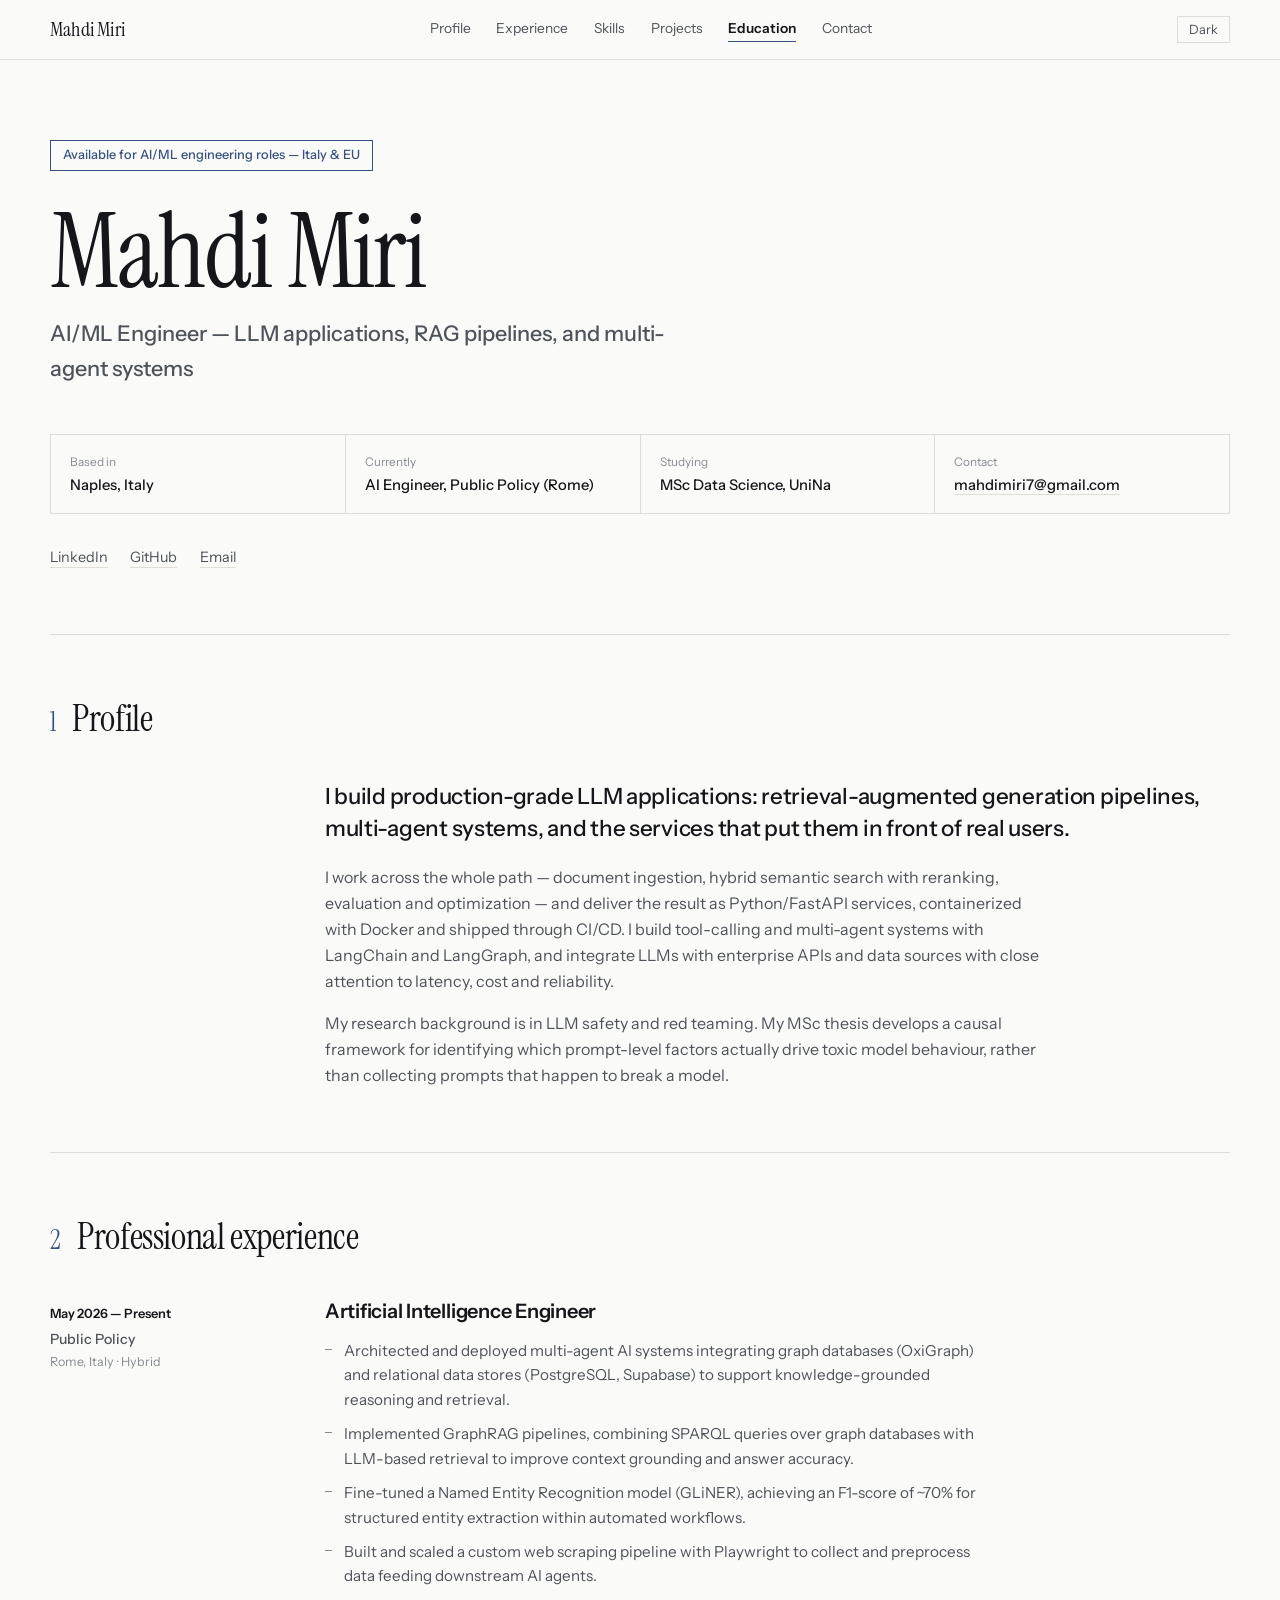
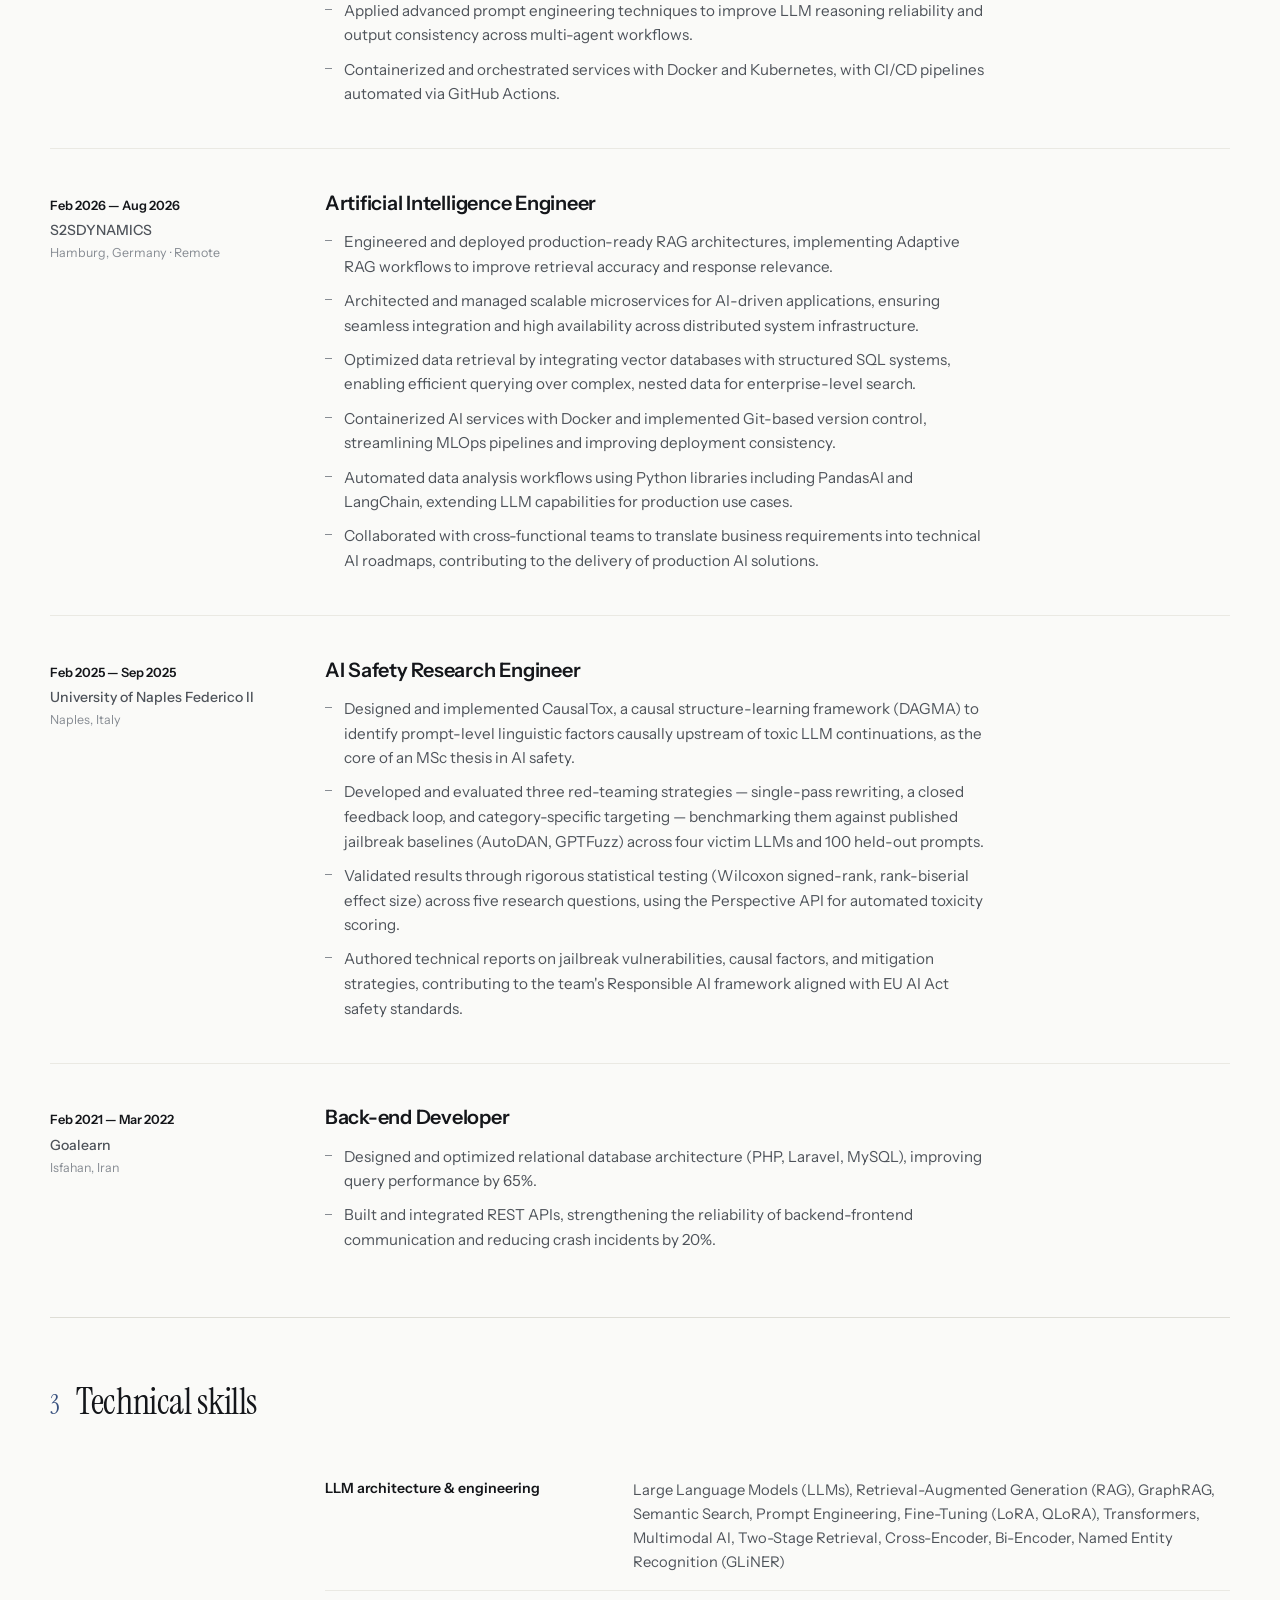
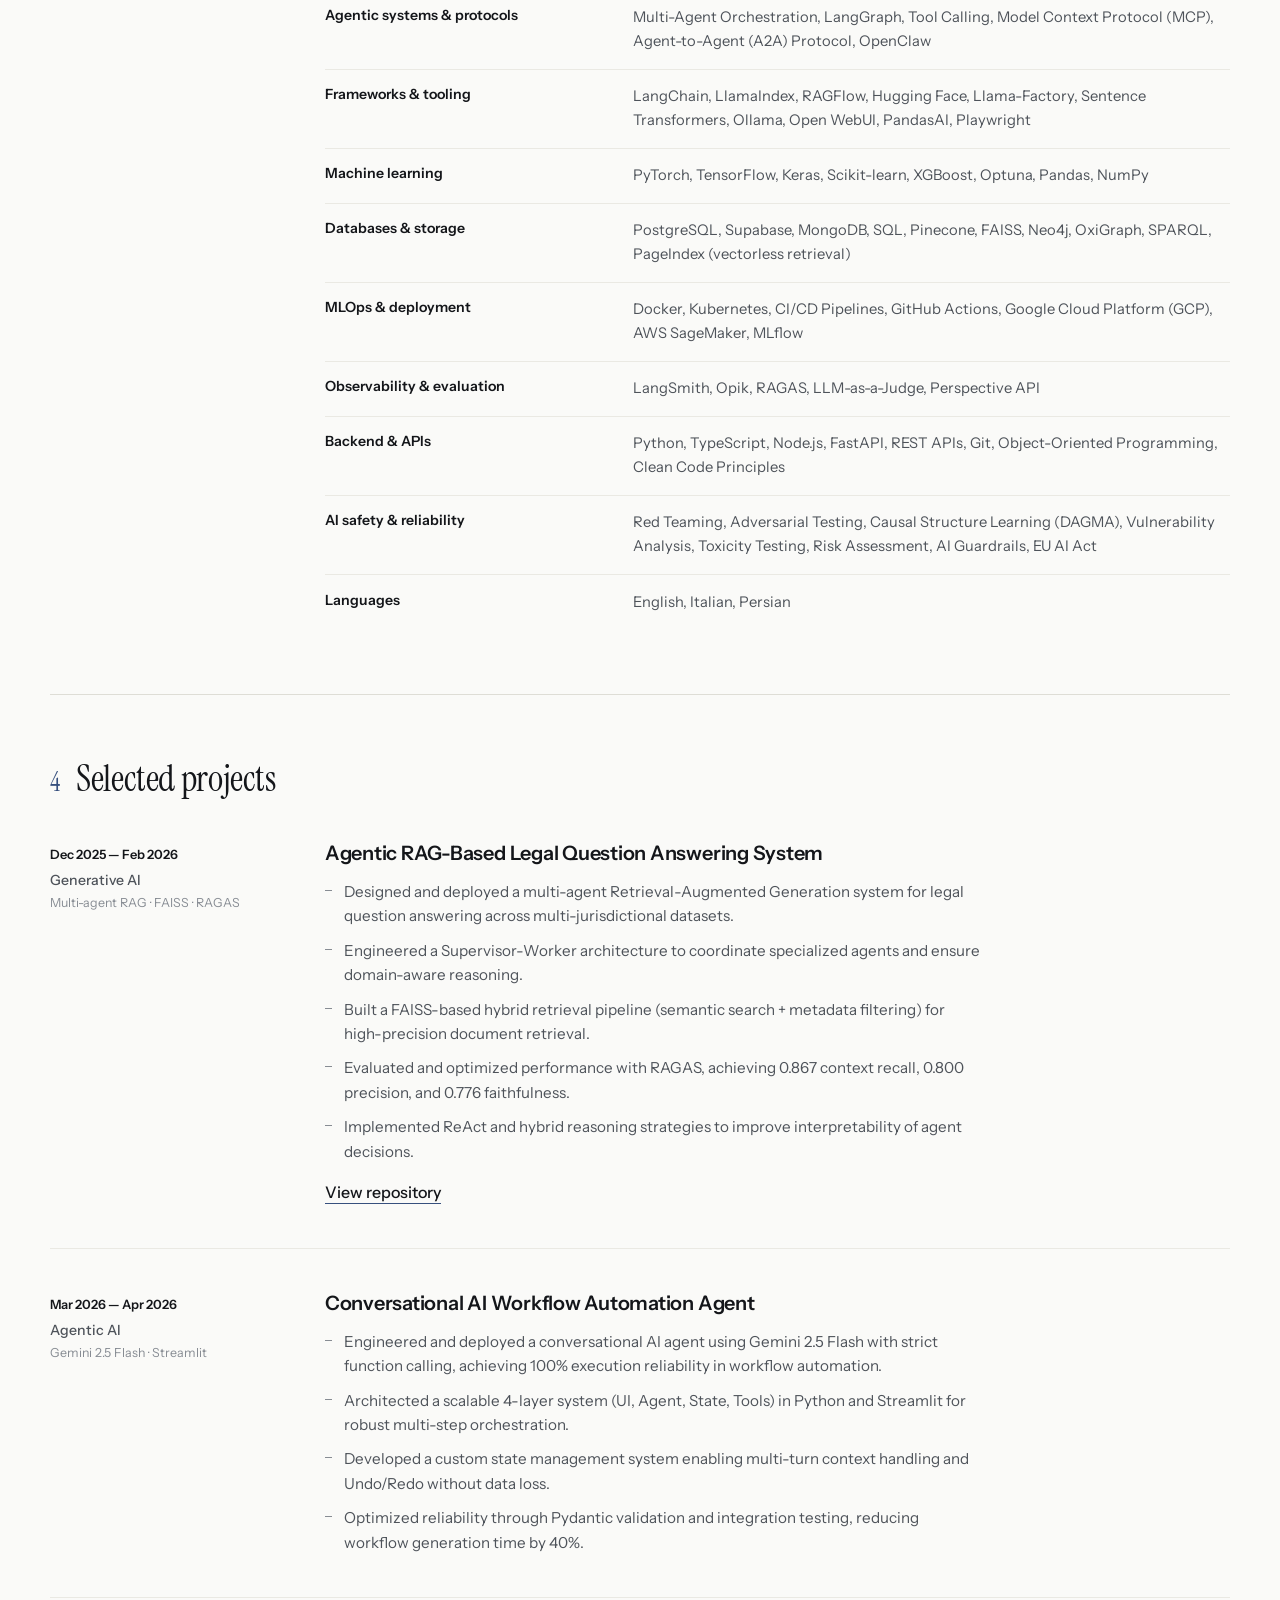
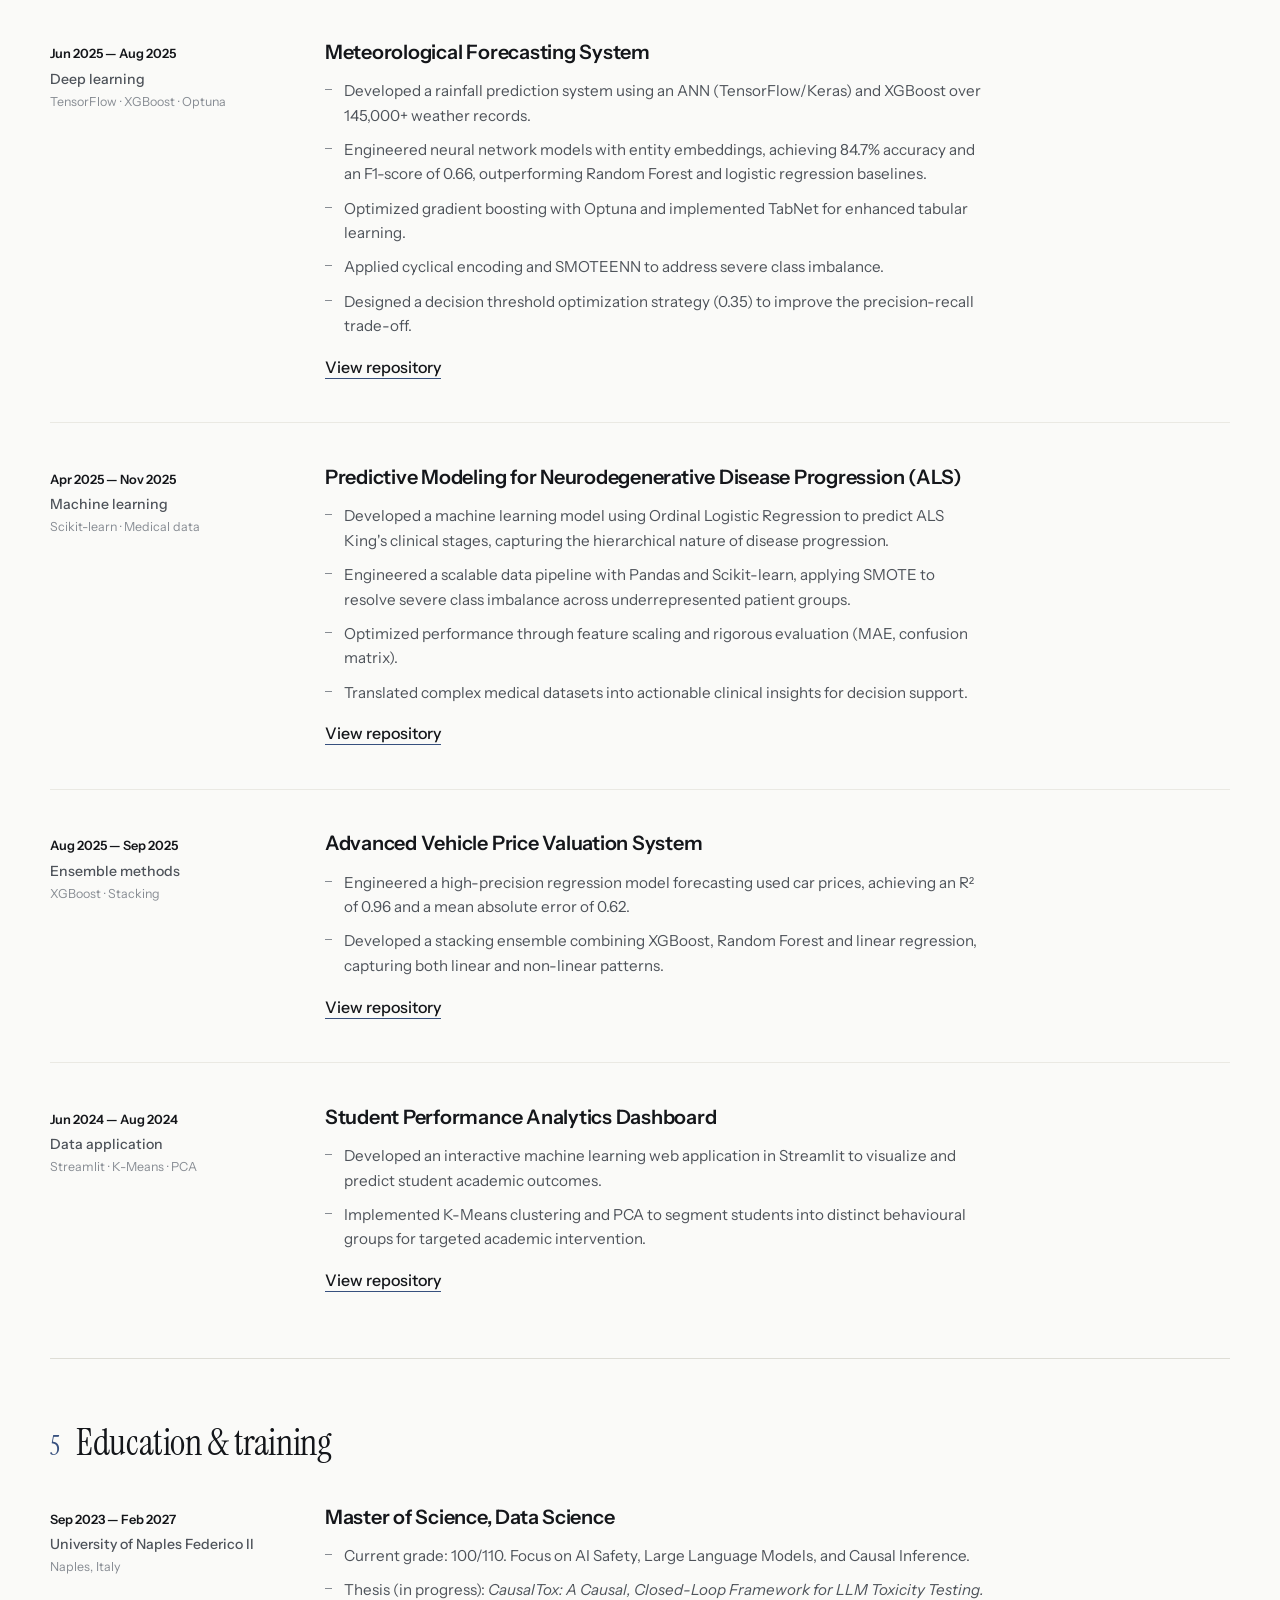
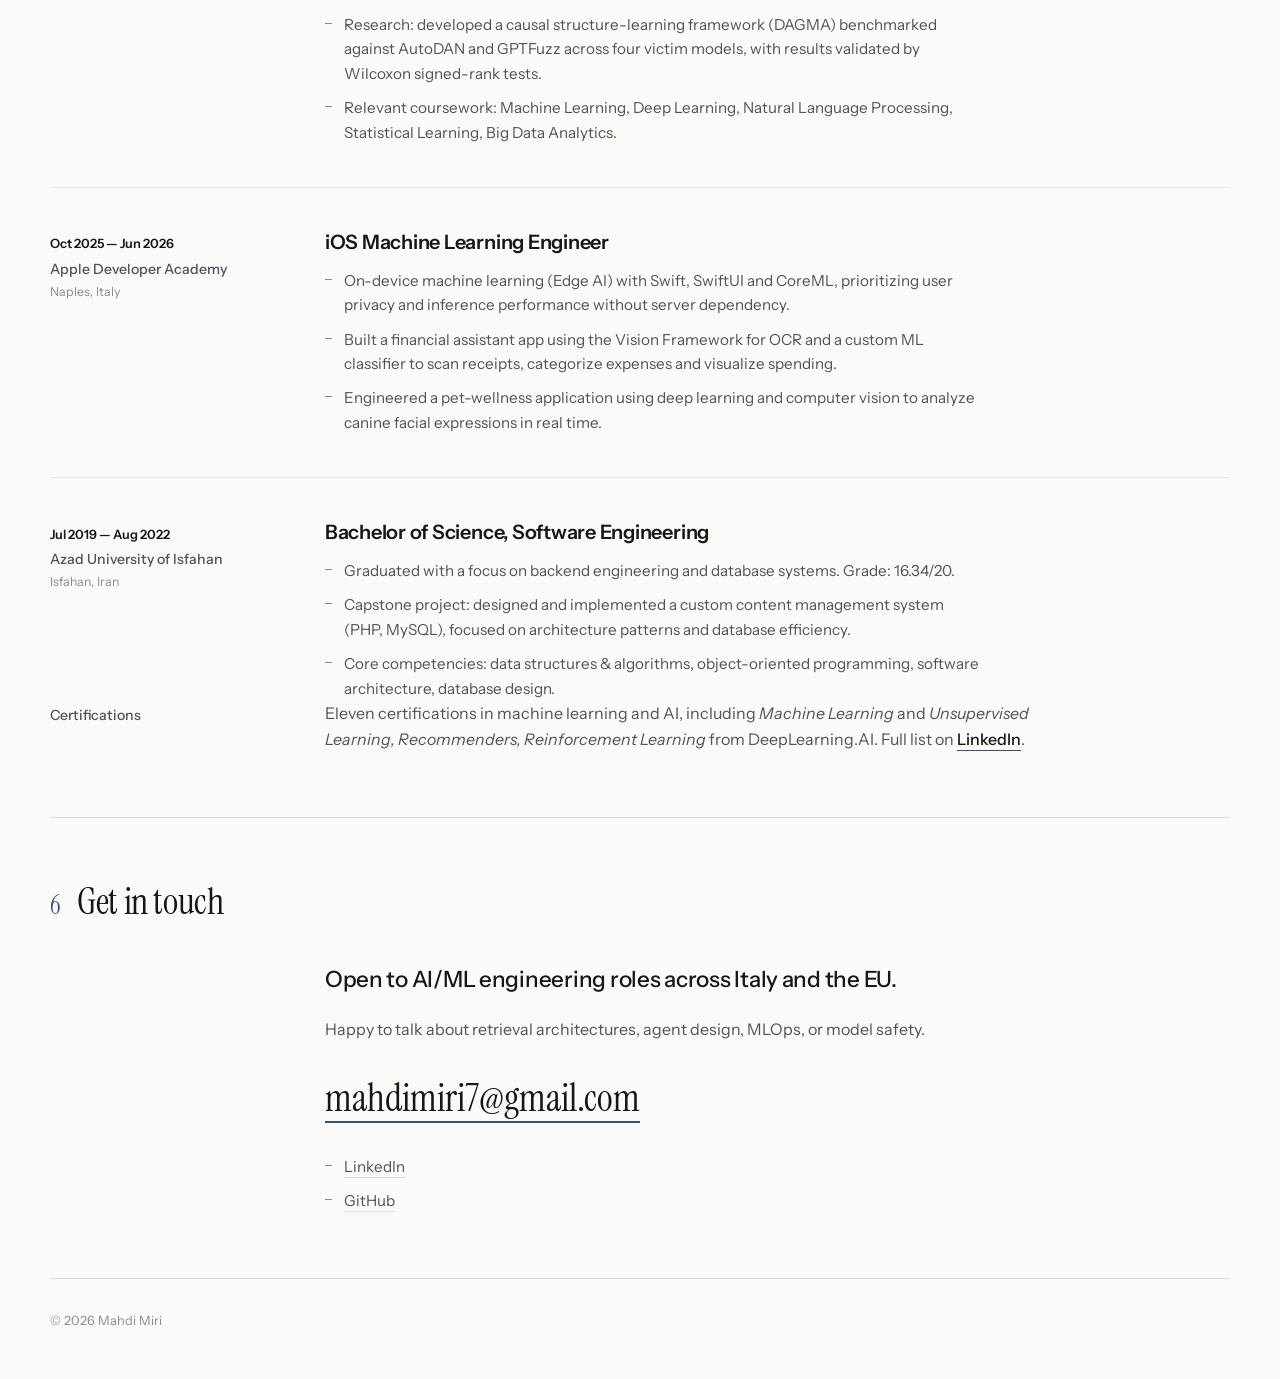
<file: index.html>
<!DOCTYPE html>
<html lang="en">
<head>
<meta charset="UTF-8">
<meta name="viewport" content="width=device-width, initial-scale=1.0">
<title>Mahdi Miri — AI/ML Engineer</title>
<link rel="icon" href="data:image/svg+xml,<svg xmlns=%22http://www.w3.org/2000/svg%22 viewBox=%220 0 100 100%22><rect width=%22100%22 height=%22100%22 fill=%22%2314161A%22/><text x=%2250%22 y=%2272%22 font-family=%22Georgia,serif%22 font-size=%2264%22 fill=%22%23FAFAF8%22 text-anchor=%22middle%22>M</text></svg>">
<meta name="description" content="Mahdi Miri — AI/ML Engineer in Naples, Italy. LLM applications, RAG pipelines, multi-agent systems, MLOps, and AI safety research. MSc Data Science, University of Naples Federico II.">

<meta property="og:title" content="Mahdi Miri — AI/ML Engineer">
<meta property="og:description" content="LLM applications, RAG pipelines, multi-agent systems. Naples, Italy.">
<meta property="og:image" content="assets/og-image.png">
<meta property="og:type" content="website">
<meta name="twitter:card" content="summary_large_image">

<link rel="preconnect" href="https://fonts.googleapis.com">
<link rel="preconnect" href="https://fonts.gstatic.com" crossorigin>
<link href="https://fonts.googleapis.com/css2?family=Instrument+Sans:wght@400;500;600;700&family=Instrument+Serif:ital@0;1&display=swap" rel="stylesheet">

<link rel="stylesheet" href="style.css">
</head>
<body>

<a href="#ch1" class="skip-link">Skip to content</a>

<div class="progress" id="progress" aria-hidden="true"><span id="progress-bar"></span></div>

<header class="topbar">
  <a href="#top" class="mark">Mahdi Miri</a>
  <nav class="chapters" aria-label="Chapters">
    <a href="#ch1" data-ch="ch1">Profile</a>
    <a href="#ch2" data-ch="ch2">Experience</a>
    <a href="#ch3" data-ch="ch3">Skills</a>
    <a href="#ch4" data-ch="ch4">Projects</a>
    <a href="#ch5" data-ch="ch5">Education</a>
    <a href="#ch6" data-ch="ch6">Contact</a>
  </nav>
  <button class="theme-btn" id="theme-toggle" aria-label="Switch colour theme"><span id="mode-label">Dark</span></button>
</header>

<main id="top">

  <!-- ============ MASTHEAD ============ -->
  <section class="masthead">
    <p class="availability">Available for AI/ML engineering roles — Italy &amp; EU</p>
    <h1>Mahdi Miri</h1>
    <p class="subtitle">AI/ML Engineer — LLM applications, RAG pipelines, and multi-agent systems</p>
    <dl class="facts">
      <div><dt>Based in</dt><dd>Naples, Italy</dd></div>
      <div><dt>Currently</dt><dd>AI Engineer, Public Policy (Rome)</dd></div>
      <div><dt>Studying</dt><dd>MSc Data Science, UniNa</dd></div>
      <div><dt>Contact</dt><dd><a href="mailto:mahdimiri7@gmail.com">mahdimiri7@gmail.com</a></dd></div>
    </dl>
    <ul class="masthead-links">
      <li><a href="https://www.linkedin.com/in/mahdi-miri-dev/" target="_blank" rel="noopener">LinkedIn</a></li>
      <li><a href="https://github.com/Mahdi-Miri" target="_blank" rel="noopener">GitHub</a></li>
      <li><a href="mailto:mahdimiri7@gmail.com">Email</a></li>
    </ul>
  </section>

  <!-- ============ 1 · PROFILE ============ -->
  <section class="chapter" id="ch1">
    <div class="ch-head">
      <span class="ch-num">1</span>
      <h2>Profile</h2>
    </div>

    <div class="row">
      <div class="margin-note"></div>
      <div class="col">
        <p class="big">
          I build production-grade LLM applications: retrieval-augmented generation
          pipelines, multi-agent systems, and the services that put them in front of
          real users.
        </p>
        <p>
          I work across the whole path — document ingestion, hybrid semantic search
          with reranking, evaluation and optimization — and deliver the result as
          Python/FastAPI services, containerized with Docker and shipped through
          CI/CD. I build tool-calling and multi-agent systems with LangChain and
          LangGraph, and integrate LLMs with enterprise APIs and data sources with
          close attention to latency, cost and reliability.
        </p>
        <p>
          My research background is in LLM safety and red teaming. My MSc thesis
          develops a causal framework for identifying which prompt-level factors
          actually drive toxic model behaviour, rather than collecting prompts that
          happen to break a model.
        </p>
      </div>
    </div>
  </section>

  <!-- ============ 2 · EXPERIENCE ============ -->
  <section class="chapter" id="ch2">
    <div class="ch-head">
      <span class="ch-num">2</span>
      <h2>Professional experience</h2>
    </div>

    <article class="row entry">
      <div class="margin-note">
        <span class="period">May 2026 — Present</span>
        <span class="org">Public Policy</span>
        <span class="loc">Rome, Italy · Hybrid</span>
      </div>
      <div class="col">
        <h3>Artificial Intelligence Engineer</h3>
        <ul>
          <li>Architected and deployed multi-agent AI systems integrating graph databases (OxiGraph) and relational data stores (PostgreSQL, Supabase) to support knowledge-grounded reasoning and retrieval.</li>
          <li>Implemented GraphRAG pipelines, combining SPARQL queries over graph databases with LLM-based retrieval to improve context grounding and answer accuracy.</li>
          <li>Fine-tuned a Named Entity Recognition model (GLiNER), achieving an F1-score of ~70% for structured entity extraction within automated workflows.</li>
          <li>Built and scaled a custom web scraping pipeline with Playwright to collect and preprocess data feeding downstream AI agents.</li>
          <li>Applied advanced prompt engineering techniques to improve LLM reasoning reliability and output consistency across multi-agent workflows.</li>
          <li>Containerized and orchestrated services with Docker and Kubernetes, with CI/CD pipelines automated via GitHub Actions.</li>
        </ul>
      </div>
    </article>

    <article class="row entry">
      <div class="margin-note">
        <span class="period">Feb 2026 — Aug 2026</span>
        <span class="org">S2SDYNAMICS</span>
        <span class="loc">Hamburg, Germany · Remote</span>
      </div>
      <div class="col">
        <h3>Artificial Intelligence Engineer</h3>
        <ul>
          <li>Engineered and deployed production-ready RAG architectures, implementing Adaptive RAG workflows to improve retrieval accuracy and response relevance.</li>
          <li>Architected and managed scalable microservices for AI-driven applications, ensuring seamless integration and high availability across distributed system infrastructure.</li>
          <li>Optimized data retrieval by integrating vector databases with structured SQL systems, enabling efficient querying over complex, nested data for enterprise-level search.</li>
          <li>Containerized AI services with Docker and implemented Git-based version control, streamlining MLOps pipelines and improving deployment consistency.</li>
          <li>Automated data analysis workflows using Python libraries including PandasAI and LangChain, extending LLM capabilities for production use cases.</li>
          <li>Collaborated with cross-functional teams to translate business requirements into technical AI roadmaps, contributing to the delivery of production AI solutions.</li>
        </ul>
      </div>
    </article>

    <article class="row entry">
      <div class="margin-note">
        <span class="period">Feb 2025 — Sep 2025</span>
        <span class="org">University of Naples Federico II</span>
        <span class="loc">Naples, Italy</span>
      </div>
      <div class="col">
        <h3>AI Safety Research Engineer</h3>
        <ul>
          <li>Designed and implemented CausalTox, a causal structure-learning framework (DAGMA) to identify prompt-level linguistic factors causally upstream of toxic LLM continuations, as the core of an MSc thesis in AI safety.</li>
          <li>Developed and evaluated three red-teaming strategies — single-pass rewriting, a closed feedback loop, and category-specific targeting — benchmarking them against published jailbreak baselines (AutoDAN, GPTFuzz) across four victim LLMs and 100 held-out prompts.</li>
          <li>Validated results through rigorous statistical testing (Wilcoxon signed-rank, rank-biserial effect size) across five research questions, using the Perspective API for automated toxicity scoring.</li>
          <li>Authored technical reports on jailbreak vulnerabilities, causal factors, and mitigation strategies, contributing to the team's Responsible AI framework aligned with EU AI Act safety standards.</li>
        </ul>
      </div>
    </article>

    <article class="row entry">
      <div class="margin-note">
        <span class="period">Feb 2021 — Mar 2022</span>
        <span class="org">Goalearn</span>
        <span class="loc">Isfahan, Iran</span>
      </div>
      <div class="col">
        <h3>Back-end Developer</h3>
        <ul>
          <li>Designed and optimized relational database architecture (PHP, Laravel, MySQL), improving query performance by 65%.</li>
          <li>Built and integrated REST APIs, strengthening the reliability of backend-frontend communication and reducing crash incidents by 20%.</li>
        </ul>
      </div>
    </article>
  </section>

  <!-- ============ 3 · SKILLS ============ -->
  <section class="chapter" id="ch3">
    <div class="ch-head">
      <span class="ch-num">3</span>
      <h2>Technical skills</h2>
    </div>

    <div class="row">
      <div class="margin-note"></div>
      <div class="col">
        <table class="skills">
          <tbody>
            <tr>
              <th scope="row">LLM architecture &amp; engineering</th>
              <td>Large Language Models (LLMs), Retrieval-Augmented Generation (RAG), GraphRAG, Semantic Search, Prompt Engineering, Fine-Tuning (LoRA, QLoRA), Transformers, Multimodal AI, Two-Stage Retrieval, Cross-Encoder, Bi-Encoder, Named Entity Recognition (GLiNER)</td>
            </tr>
            <tr>
              <th scope="row">Agentic systems &amp; protocols</th>
              <td>Multi-Agent Orchestration, LangGraph, Tool Calling, Model Context Protocol (MCP), Agent-to-Agent (A2A) Protocol, OpenClaw</td>
            </tr>
            <tr>
              <th scope="row">Frameworks &amp; tooling</th>
              <td>LangChain, LlamaIndex, RAGFlow, Hugging Face, Llama-Factory, Sentence Transformers, Ollama, Open WebUI, PandasAI, Playwright</td>
            </tr>
            <tr>
              <th scope="row">Machine learning</th>
              <td>PyTorch, TensorFlow, Keras, Scikit-learn, XGBoost, Optuna, Pandas, NumPy</td>
            </tr>
            <tr>
              <th scope="row">Databases &amp; storage</th>
              <td>PostgreSQL, Supabase, MongoDB, SQL, Pinecone, FAISS, Neo4j, OxiGraph, SPARQL, PageIndex (vectorless retrieval)</td>
            </tr>
            <tr>
              <th scope="row">MLOps &amp; deployment</th>
              <td>Docker, Kubernetes, CI/CD Pipelines, GitHub Actions, Google Cloud Platform (GCP), AWS SageMaker, MLflow</td>
            </tr>
            <tr>
              <th scope="row">Observability &amp; evaluation</th>
              <td>LangSmith, Opik, RAGAS, LLM-as-a-Judge, Perspective API</td>
            </tr>
            <tr>
              <th scope="row">Backend &amp; APIs</th>
              <td>Python, TypeScript, Node.js, FastAPI, REST APIs, Git, Object-Oriented Programming, Clean Code Principles</td>
            </tr>
            <tr>
              <th scope="row">AI safety &amp; reliability</th>
              <td>Red Teaming, Adversarial Testing, Causal Structure Learning (DAGMA), Vulnerability Analysis, Toxicity Testing, Risk Assessment, AI Guardrails, EU AI Act</td>
            </tr>
            <tr>
              <th scope="row">Languages</th>
              <td>English, Italian, Persian</td>
            </tr>
          </tbody>
        </table>
      </div>
    </div>
  </section>

  <!-- ============ 4 · PROJECTS ============ -->
  <section class="chapter" id="ch4">
    <div class="ch-head">
      <span class="ch-num">4</span>
      <h2>Selected projects</h2>
    </div>

    <article class="row entry">
      <div class="margin-note">
        <span class="period">Dec 2025 — Feb 2026</span>
        <span class="org">Generative AI</span>
        <span class="loc">Multi-agent RAG · FAISS · RAGAS</span>
      </div>
      <div class="col">
        <h3>Agentic RAG-Based Legal Question Answering System</h3>
        <ul>
          <li>Designed and deployed a multi-agent Retrieval-Augmented Generation system for legal question answering across multi-jurisdictional datasets.</li>
          <li>Engineered a Supervisor-Worker architecture to coordinate specialized agents and ensure domain-aware reasoning.</li>
          <li>Built a FAISS-based hybrid retrieval pipeline (semantic search + metadata filtering) for high-precision document retrieval.</li>
          <li>Evaluated and optimized performance with RAGAS, achieving 0.867 context recall, 0.800 precision, and 0.776 faithfulness.</li>
          <li>Implemented ReAct and hybrid reasoning strategies to improve interpretability of agent decisions.</li>
        </ul>
        <p class="links"><a href="https://github.com/MohammadAghaei1/Agentic-RAG" target="_blank" rel="noopener">View repository</a></p>
      </div>
    </article>

    <article class="row entry">
      <div class="margin-note">
        <span class="period">Mar 2026 — Apr 2026</span>
        <span class="org">Agentic AI</span>
        <span class="loc">Gemini 2.5 Flash · Streamlit</span>
      </div>
      <div class="col">
        <h3>Conversational AI Workflow Automation Agent</h3>
        <ul>
          <li>Engineered and deployed a conversational AI agent using Gemini 2.5 Flash with strict function calling, achieving 100% execution reliability in workflow automation.</li>
          <li>Architected a scalable 4-layer system (UI, Agent, State, Tools) in Python and Streamlit for robust multi-step orchestration.</li>
          <li>Developed a custom state management system enabling multi-turn context handling and Undo/Redo without data loss.</li>
          <li>Optimized reliability through Pydantic validation and integration testing, reducing workflow generation time by 40%.</li>
        </ul>
      </div>
    </article>

    <article class="row entry">
      <div class="margin-note">
        <span class="period">Jun 2025 — Aug 2025</span>
        <span class="org">Deep learning</span>
        <span class="loc">TensorFlow · XGBoost · Optuna</span>
      </div>
      <div class="col">
        <h3>Meteorological Forecasting System</h3>
        <ul>
          <li>Developed a rainfall prediction system using an ANN (TensorFlow/Keras) and XGBoost over 145,000+ weather records.</li>
          <li>Engineered neural network models with entity embeddings, achieving 84.7% accuracy and an F1-score of 0.66, outperforming Random Forest and logistic regression baselines.</li>
          <li>Optimized gradient boosting with Optuna and implemented TabNet for enhanced tabular learning.</li>
          <li>Applied cyclical encoding and SMOTEENN to address severe class imbalance.</li>
          <li>Designed a decision threshold optimization strategy (0.35) to improve the precision-recall trade-off.</li>
        </ul>
        <p class="links"><a href="https://github.com/Mahdi-Miri/Rain_Prediction-" target="_blank" rel="noopener">View repository</a></p>
      </div>
    </article>

    <article class="row entry">
      <div class="margin-note">
        <span class="period">Apr 2025 — Nov 2025</span>
        <span class="org">Machine learning</span>
        <span class="loc">Scikit-learn · Medical data</span>
      </div>
      <div class="col">
        <h3>Predictive Modeling for Neurodegenerative Disease Progression (ALS)</h3>
        <ul>
          <li>Developed a machine learning model using Ordinal Logistic Regression to predict ALS King's clinical stages, capturing the hierarchical nature of disease progression.</li>
          <li>Engineered a scalable data pipeline with Pandas and Scikit-learn, applying SMOTE to resolve severe class imbalance across underrepresented patient groups.</li>
          <li>Optimized performance through feature scaling and rigorous evaluation (MAE, confusion matrix).</li>
          <li>Translated complex medical datasets into actionable clinical insights for decision support.</li>
        </ul>
        <p class="links"><a href="https://github.com/FaridRash/Advance-Statistical-Learnin-Project" target="_blank" rel="noopener">View repository</a></p>
      </div>
    </article>

    <article class="row entry">
      <div class="margin-note">
        <span class="period">Aug 2025 — Sep 2025</span>
        <span class="org">Ensemble methods</span>
        <span class="loc">XGBoost · Stacking</span>
      </div>
      <div class="col">
        <h3>Advanced Vehicle Price Valuation System</h3>
        <ul>
          <li>Engineered a high-precision regression model forecasting used car prices, achieving an R² of 0.96 and a mean absolute error of 0.62.</li>
          <li>Developed a stacking ensemble combining XGBoost, Random Forest and linear regression, capturing both linear and non-linear patterns.</li>
        </ul>
        <p class="links"><a href="https://github.com/MohammadAghaei1/Polynomial-Car-price-prediction-" target="_blank" rel="noopener">View repository</a></p>
      </div>
    </article>

    <article class="row entry">
      <div class="margin-note">
        <span class="period">Jun 2024 — Aug 2024</span>
        <span class="org">Data application</span>
        <span class="loc">Streamlit · K-Means · PCA</span>
      </div>
      <div class="col">
        <h3>Student Performance Analytics Dashboard</h3>
        <ul>
          <li>Developed an interactive machine learning web application in Streamlit to visualize and predict student academic outcomes.</li>
          <li>Implemented K-Means clustering and PCA to segment students into distinct behavioural groups for targeted academic intervention.</li>
        </ul>
        <p class="links"><a href="https://github.com/FaridRash/HW-SW-B" target="_blank" rel="noopener">View repository</a></p>
      </div>
    </article>
  </section>

  <!-- ============ 5 · EDUCATION ============ -->
  <section class="chapter" id="ch5">
    <div class="ch-head">
      <span class="ch-num">5</span>
      <h2>Education &amp; training</h2>
    </div>

    <article class="row entry">
      <div class="margin-note">
        <span class="period">Sep 2023 — Feb 2027</span>
        <span class="org">University of Naples Federico II</span>
        <span class="loc">Naples, Italy</span>
      </div>
      <div class="col">
        <h3>Master of Science, Data Science</h3>
        <ul>
          <li>Current grade: 100/110. Focus on AI Safety, Large Language Models, and Causal Inference.</li>
          <li>Thesis (in progress): <em>CausalTox: A Causal, Closed-Loop Framework for LLM Toxicity Testing.</em></li>
          <li>Research: developed a causal structure-learning framework (DAGMA) benchmarked against AutoDAN and GPTFuzz across four victim models, with results validated by Wilcoxon signed-rank tests.</li>
          <li>Relevant coursework: Machine Learning, Deep Learning, Natural Language Processing, Statistical Learning, Big Data Analytics.</li>
        </ul>
      </div>
    </article>

    <article class="row entry">
      <div class="margin-note">
        <span class="period">Oct 2025 — Jun 2026</span>
        <span class="org">Apple Developer Academy</span>
        <span class="loc">Naples, Italy</span>
      </div>
      <div class="col">
        <h3>iOS Machine Learning Engineer</h3>
        <ul>
          <li>On-device machine learning (Edge AI) with Swift, SwiftUI and CoreML, prioritizing user privacy and inference performance without server dependency.</li>
          <li>Built a financial assistant app using the Vision Framework for OCR and a custom ML classifier to scan receipts, categorize expenses and visualize spending.</li>
          <li>Engineered a pet-wellness application using deep learning and computer vision to analyze canine facial expressions in real time.</li>
        </ul>
      </div>
    </article>

    <article class="row entry">
      <div class="margin-note">
        <span class="period">Jul 2019 — Aug 2022</span>
        <span class="org">Azad University of Isfahan</span>
        <span class="loc">Isfahan, Iran</span>
      </div>
      <div class="col">
        <h3>Bachelor of Science, Software Engineering</h3>
        <ul>
          <li>Graduated with a focus on backend engineering and database systems. Grade: 16.34/20.</li>
          <li>Capstone project: designed and implemented a custom content management system (PHP, MySQL), focused on architecture patterns and database efficiency.</li>
          <li>Core competencies: data structures &amp; algorithms, object-oriented programming, software architecture, database design.</li>
        </ul>
      </div>
    </article>

    <div class="row">
      <div class="margin-note"><span class="org">Certifications</span></div>
      <div class="col">
        <p>Eleven certifications in machine learning and AI, including <em>Machine Learning</em> and <em>Unsupervised Learning, Recommenders, Reinforcement Learning</em> from DeepLearning.AI. Full list on <a href="https://www.linkedin.com/in/mahdi-miri-dev/" target="_blank" rel="noopener">LinkedIn</a>.</p>
      </div>
    </div>
  </section>

  <!-- ============ 6 · CONTACT ============ -->
  <section class="chapter closing" id="ch6">
    <div class="ch-head">
      <span class="ch-num">6</span>
      <h2>Get in touch</h2>
    </div>

    <div class="row">
      <div class="margin-note"></div>
      <div class="col">
        <p class="big">Open to AI/ML engineering roles across Italy and the EU.</p>
        <p>Happy to talk about retrieval architectures, agent design, MLOps, or model safety.</p>
        <a class="email-big" href="mailto:mahdimiri7@gmail.com">mahdimiri7@gmail.com</a>
        <ul class="masthead-links">
          <li><a href="https://www.linkedin.com/in/mahdi-miri-dev/" target="_blank" rel="noopener">LinkedIn</a></li>
          <li><a href="https://github.com/Mahdi-Miri" target="_blank" rel="noopener">GitHub</a></li>
        </ul>
      </div>
    </div>
  </section>

  <footer class="colophon">
    <p>© 2026 Mahdi Miri</p>
  </footer>

</main>

<script src="script.js"></script>
</body>
</html>
</file>
<file: style.css>
/* =========================================================
   Mahdi Miri — portfolio
   Chaptered document: marginalia + full-width columns.
   ========================================================= */

:root {
    --bg:        #FAFAF8;
    --bg-sunk:   #F1F1ED;
    --ink:       #14161A;
    --ink-mid:   #4E535A;
    --ink-faint: #878C93;
    --rule:      #DEDDD6;
    --rule-soft: #EAE9E3;
    --accent:    #37507E;

    --w: 1180px;
    --t: 150ms ease;
}

body.dark-mode {
    --bg:        #121417;
    --bg-sunk:   #191C20;
    --ink:       #EFEEE9;
    --ink-mid:   #A5AAB0;
    --ink-faint: #767B82;
    --rule:      #2A2E33;
    --rule-soft: #212529;
    --accent:    #8BA4D6;
}

*, *::before, *::after { box-sizing: border-box; margin: 0; padding: 0; }
html { scroll-behavior: smooth; scroll-padding-top: 90px; }

body {
    font-family: 'Instrument Sans', -apple-system, BlinkMacSystemFont, 'Segoe UI', sans-serif;
    font-size: 16px;
    line-height: 1.62;
    background: var(--bg);
    color: var(--ink);
    transition: background var(--t), color var(--t);
}

a { color: inherit; text-decoration: none; }
ul { list-style: none; }
em { font-style: italic; }

::selection { background: var(--accent); color: var(--bg); }

:focus-visible { outline: 2px solid var(--accent); outline-offset: 3px; }

.skip-link {
    position: absolute; left: -9999px; top: 0;
    background: var(--ink); color: var(--bg);
    padding: .6rem 1rem; z-index: 999;
}
.skip-link:focus { left: 0; }

@media (prefers-reduced-motion: reduce) {
    *, *::before, *::after {
        animation-duration: .001ms !important;
        transition-duration: .001ms !important;
        scroll-behavior: auto !important;
    }
}

/* ---------- Scroll progress ---------- */
.progress {
    position: fixed;
    top: 0; left: 0; right: 0;
    height: 2px;
    z-index: 200;
    background: transparent;
}
.progress span {
    display: block;
    height: 100%;
    width: 0;
    background: var(--accent);
}

/* ---------- Top bar ---------- */
.topbar {
    position: sticky;
    top: 0;
    z-index: 150;
    display: flex;
    align-items: center;
    justify-content: space-between;
    gap: 1.5rem;
    padding: .85rem max(2rem, calc((100vw - var(--w)) / 2));
    background: color-mix(in srgb, var(--bg) 92%, transparent);
    backdrop-filter: blur(10px);
    border-bottom: 1px solid var(--rule);
}

.mark {
    font-family: 'Instrument Serif', Georgia, serif;
    font-size: 1.22rem;
    letter-spacing: .01em;
    white-space: nowrap;
}

.chapters {
    display: flex;
    gap: 1.6rem;
    font-size: .86rem;
    overflow-x: auto;
    scrollbar-width: none;
}
.chapters::-webkit-scrollbar { display: none; }

.chapters a {
    color: var(--ink-mid);
    white-space: nowrap;
    padding-bottom: 2px;
    border-bottom: 1.5px solid transparent;
    transition: color var(--t), border-color var(--t);
}

.chapters a:hover { color: var(--ink); }

.chapters a.active {
    color: var(--ink);
    font-weight: 600;
    border-bottom-color: var(--accent);
}

.theme-btn {
    font-family: inherit;
    font-size: .8rem;
    background: none;
    border: 1px solid var(--rule);
    color: var(--ink-mid);
    padding: .3rem .7rem;
    cursor: pointer;
    white-space: nowrap;
    transition: border-color var(--t), color var(--t);
}
.theme-btn:hover { border-color: var(--ink); color: var(--ink); }

/* ---------- Masthead ---------- */
.masthead {
    max-width: var(--w);
    margin: 0 auto;
    padding: 5rem max(2rem, 0px) 4rem;
    padding-left: max(2rem, calc((100vw - var(--w)) / 2));
    padding-right: max(2rem, calc((100vw - var(--w)) / 2));
    border-bottom: 1px solid var(--rule);
}

@media (min-width: 1244px) {
    .masthead { padding-left: 0; padding-right: 0; }
}

.availability {
    display: inline-block;
    font-size: .8rem;
    font-weight: 500;
    color: var(--accent);
    border: 1px solid currentColor;
    padding: .25rem .75rem;
    margin-bottom: 2rem;
}

.masthead h1 {
    font-family: 'Instrument Serif', Georgia, serif;
    font-weight: 400;
    font-size: clamp(3.2rem, 9vw, 6.5rem);
    line-height: .94;
    letter-spacing: -.02em;
    margin-bottom: 1rem;
}

.subtitle {
    font-size: clamp(1.05rem, 2vw, 1.35rem);
    font-weight: 500;
    color: var(--ink-mid);
    max-width: 44ch;
    margin-bottom: 3rem;
}

.facts {
    display: grid;
    grid-template-columns: repeat(auto-fit, minmax(190px, 1fr));
    gap: 1px;
    background: var(--rule);
    border: 1px solid var(--rule);
    margin-bottom: 2rem;
}

.facts > div {
    background: var(--bg);
    padding: 1.1rem 1.2rem;
}

.facts dt {
    font-size: .74rem;
    color: var(--ink-faint);
    margin-bottom: .2rem;
}

.facts dd {
    font-size: .92rem;
    font-weight: 500;
    line-height: 1.4;
}

.facts dd a { border-bottom: 1px solid var(--rule); }
.facts dd a:hover { border-color: var(--ink); }

.masthead-links {
    display: flex;
    flex-wrap: wrap;
    gap: 1.4rem;
    font-size: .9rem;
}

.masthead-links a {
    color: var(--ink-mid);
    border-bottom: 1px solid var(--rule);
    padding-bottom: 1px;
    transition: color var(--t), border-color var(--t);
}
.masthead-links a:hover { color: var(--ink); border-color: var(--ink); }

/* ---------- Chapters ---------- */
.chapter {
    max-width: var(--w);
    margin: 0 auto;
    padding: 4rem max(2rem, calc((100vw - var(--w)) / 2));
    border-bottom: 1px solid var(--rule);
}

@media (min-width: 1244px) {
    .chapter { padding-left: 0; padding-right: 0; }
}

.ch-head {
    display: flex;
    align-items: baseline;
    gap: 1rem;
    margin-bottom: 2.6rem;
}

.ch-num {
    font-family: 'Instrument Serif', Georgia, serif;
    font-size: 1.6rem;
    color: var(--accent);
    line-height: 1;
}

.ch-head h2 {
    font-family: 'Instrument Serif', Georgia, serif;
    font-weight: 400;
    font-size: clamp(1.7rem, 3.4vw, 2.3rem);
    letter-spacing: -.01em;
    line-height: 1.1;
}

/* ---------- Row: marginalia + column ---------- */
.row {
    display: grid;
    grid-template-columns: 230px minmax(0, 1fr);
    gap: 2.8rem;
}

.entry {
    padding-bottom: 2.6rem;
    margin-bottom: 2.6rem;
    border-bottom: 1px solid var(--rule-soft);
}

.entry:last-of-type {
    border-bottom: none;
    padding-bottom: 0;
    margin-bottom: 0;
}

.margin-note {
    display: flex;
    flex-direction: column;
    gap: .3rem;
    padding-top: .3rem;
}

.period {
    font-size: .8rem;
    font-weight: 600;
    color: var(--ink);
}

.org {
    font-size: .88rem;
    font-weight: 500;
    color: var(--ink-mid);
    line-height: 1.35;
}

.loc {
    font-size: .78rem;
    color: var(--ink-faint);
    line-height: 1.35;
}

.col h3 {
    font-size: 1.24rem;
    font-weight: 600;
    letter-spacing: -.012em;
    line-height: 1.25;
    margin-bottom: .9rem;
}

.col p {
    color: var(--ink-mid);
    max-width: 66ch;
    margin-bottom: 1rem;
}

.col p:last-child { margin-bottom: 0; }

.col .big {
    font-size: clamp(1.12rem, 2vw, 1.4rem);
    font-weight: 500;
    line-height: 1.42;
    color: var(--ink);
    letter-spacing: -.012em;
    margin-bottom: 1.3rem;
}

.col ul {
    display: flex;
    flex-direction: column;
    gap: .6rem;
}

.col li {
    position: relative;
    padding-left: 1.2rem;
    font-size: .95rem;
    color: var(--ink-mid);
    max-width: 66ch;
}

.col li::before {
    content: '';
    position: absolute;
    left: 0;
    top: .66em;
    width: 7px;
    height: 1px;
    background: var(--ink-faint);
}

.links { margin-top: 1rem; }

.links a,
.col p a {
    color: var(--ink);
    font-weight: 500;
    border-bottom: 1.5px solid var(--accent);
    padding-bottom: 1px;
    transition: background var(--t);
}

.links a:hover,
.col p a:hover { background: var(--bg-sunk); }

/* ---------- Skills table ---------- */
.skills {
    width: 100%;
    border-collapse: collapse;
}

.skills tr {
    border-bottom: 1px solid var(--rule-soft);
}

.skills tr:last-child { border-bottom: none; }

.skills th {
    text-align: left;
    vertical-align: top;
    width: 34%;
    padding: .95rem 1.5rem .95rem 0;
    font-size: .88rem;
    font-weight: 600;
    line-height: 1.35;
}

.skills td {
    vertical-align: top;
    padding: .95rem 0;
    font-size: .92rem;
    color: var(--ink-mid);
}

/* ---------- Closing ---------- */
.closing { border-bottom: none; }

.email-big {
    display: inline-block;
    font-family: 'Instrument Serif', Georgia, serif;
    font-size: clamp(1.5rem, 4vw, 2.4rem);
    line-height: 1.2;
    border-bottom: 2px solid var(--accent);
    margin: 1rem 0 2rem;
    word-break: break-word;
    transition: color var(--t);
}

.email-big:hover { color: var(--accent); }

.colophon {
    max-width: var(--w);
    margin: 0 auto;
    padding: 2rem max(2rem, calc((100vw - var(--w)) / 2)) 3rem;
    border-top: 1px solid var(--rule);
    font-size: .8rem;
    color: var(--ink-faint);
}

@media (min-width: 1244px) {
    .colophon { padding-left: 0; padding-right: 0; }
}

/* ---------- Responsive ---------- */
@media (max-width: 960px) {
    .row { grid-template-columns: 180px minmax(0, 1fr); gap: 1.8rem; }
}

@media (max-width: 760px) {
    html { scroll-padding-top: 120px; }

    .topbar {
        flex-wrap: wrap;
        gap: .7rem 1rem;
        padding: .7rem 1.25rem;
    }

    .chapters { order: 3; width: 100%; gap: 1.1rem; padding-bottom: .15rem; }

    .masthead, .chapter, .colophon { padding-left: 1.25rem; padding-right: 1.25rem; }

    .masthead { padding-top: 3rem; padding-bottom: 3rem; }

    .row { grid-template-columns: 1fr; gap: .8rem; }

    .margin-note {
        flex-direction: row;
        flex-wrap: wrap;
        align-items: baseline;
        gap: .2rem .9rem;
        padding-top: 0;
    }

    .skills th, .skills td { display: block; width: 100%; }
    .skills th { padding: .9rem 0 .25rem; }
    .skills td { padding: 0 0 .9rem; }
}
</file>
